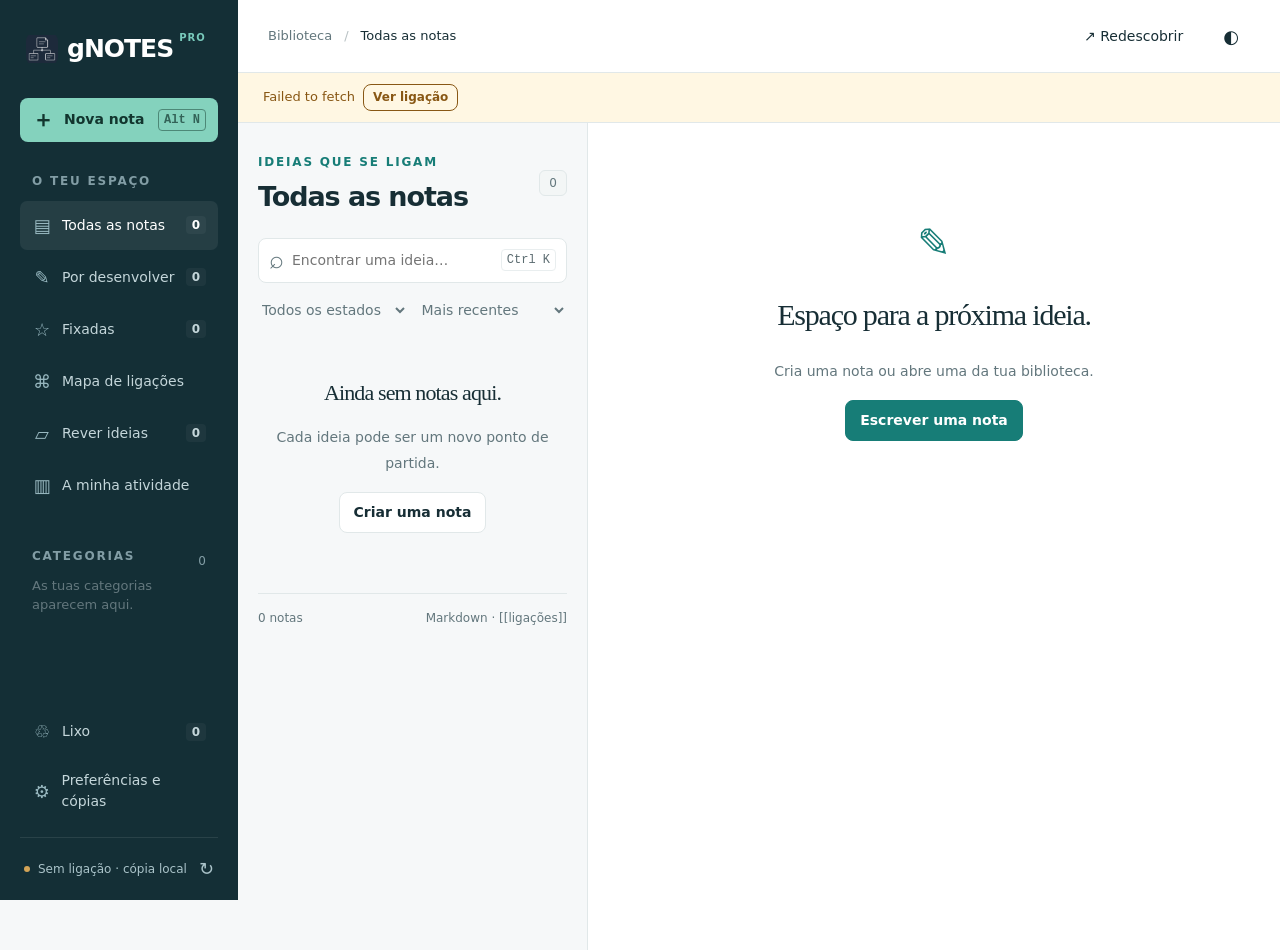
<file: index.html>
<!doctype html>
<html lang="pt-PT" data-theme="light">
<head>
  <meta charset="utf-8"><meta name="viewport" content="width=device-width, initial-scale=1">
  <meta name="theme-color" content="#142f36"><meta name="description" content="O teu espaço para escrever, ligar e revisitar ideias.">
  <title>gNOTES Pro — Biblioteca de ideias</title>
  <link rel="icon" href="logo_simplificado.png"><link rel="apple-touch-icon" href="logo_simplificado.png">
  <link rel="manifest" href="manifest.json"><link rel="stylesheet" href="styles.css">
  <script defer src="vendor/marked.js"></script><script defer src="vendor/purify.js"></script>
  <script defer src="vendor/jszip.js"></script><script defer src="vendor/docx.js"></script>
  <script defer src="core.js"></script><script defer src="metadata.js"></script><script defer src="app.js"></script>
</head>
<body>
  <a href="#reader" class="skip">Saltar para a nota</a>
  <div id="app" class="app">
    <aside class="sidebar" aria-label="Navegação principal">
      <a class="brand" href="./"><img src="logo_simplificado.png" alt=""><span>gNOTES<span class="pro">PRO</span></span></a>
      <button class="primary new-note" data-action="new"><span>＋</span> Nova nota <kbd>Alt N</kbd></button>
      <p class="nav-label">O TEU ESPAÇO</p>
      <nav id="navigation">
        <button class="nav-item active" data-view="all"><span class="nav-icon">▤</span> Todas as notas <span id="count-all" class="count">0</span></button>
        <button class="nav-item" data-view="drafts"><span class="nav-icon">✎</span> Por desenvolver <span id="count-drafts" class="count">0</span></button>
        <button class="nav-item" data-view="pinned"><span class="nav-icon">☆</span> Fixadas <span id="count-pinned" class="count">0</span></button>
        <button class="nav-item" data-view="graph"><span class="nav-icon">⌘</span> Mapa de ligações</button>
        <button class="nav-item" data-view="review"><span class="nav-icon">▱</span> Rever ideias <span id="count-review" class="count">0</span></button>
        <button class="nav-item" data-view="stats"><span class="nav-icon">▥</span> A minha atividade</button>
      </nav>
      <div class="category-head"><p class="nav-label">CATEGORIAS</p><span id="category-count"></span></div>
      <div id="categories" class="categories"></div>
      <div class="sidebar-bottom">
        <button class="nav-item" data-view="trash"><span class="nav-icon">♲</span> Lixo <span id="count-trash" class="count">0</span></button>
        <button class="nav-item" data-action="settings"><span class="nav-icon">⚙</span> Preferências e cópias</button>
        <button class="sync-indicator" data-action="sync" title="Verificar sincronização"><span id="sync-dot" class="sync-dot"></span><span id="sync-label">A abrir a biblioteca…</span><span>↻</span></button>
      </div>
    </aside>
    <div class="workspace">
      <header class="topbar"><button class="icon mobile-menu" data-action="menu" aria-label="Abrir navegação">☰</button><div class="breadcrumb">Biblioteca <span>/</span> <strong id="view-label">Todas as notas</strong></div><div class="top-actions"><button class="quiet" data-action="random">↗ Redescobrir</button><button class="icon" data-action="theme" aria-label="Mudar tema" title="Mudar tema">◐</button></div></header>
      <div id="demo-banner" class="notice" hidden>Estás a experimentar uma biblioteca de exemplo. As tuas notas não são alteradas. <a href="./">Abrir a minha biblioteca →</a></div>
      <div id="connection-banner" class="notice" hidden></div>
      <div id="draft-banner" class="notice" hidden></div>
      <div class="split" id="split">
        <section class="library" aria-label="Lista de notas">
          <div class="library-heading"><div><p class="eyebrow">IDEIAS QUE SE LIGAM</p><h1 id="library-title">Todas as notas</h1></div><span id="list-count" class="pill">0</span></div>
          <label class="search"><span aria-hidden="true">⌕</span><input id="search" type="search" placeholder="Encontrar uma ideia…" aria-label="Pesquisar notas"><kbd>Ctrl K</kbd></label>
          <div class="list-filters"><select id="status-filter" aria-label="Filtrar por estado"><option value="">Todos os estados</option><option>Rascunho</option><option>Concluída</option></select><select id="sort" aria-label="Ordenar notas"><option value="recent">Mais recentes</option><option value="title">Título A–Z</option><option value="quality">Maior IQR</option><option value="old">Mais antigas</option></select></div>
          <div id="note-list" class="note-list" aria-label="Resultados da pesquisa"></div>
          <div class="library-footer"><span id="result-label">A preparar as tuas notas</span><span>Markdown · [[ligações]]</span></div>
        </section>
        <main id="reader" class="reader" tabindex="-1"><div class="empty"><div class="empty-symbol">✎</div><h2>Espaço para a próxima ideia.</h2><p>Cria uma nota ou abre uma da tua biblioteca.</p><button class="primary" data-action="new">Escrever uma nota</button></div></main>
      </div>
      <main id="tool-view" class="tool-view" hidden></main>
    </div>
  </div>
  <dialog id="settings-dialog"><form method="dialog" class="dialog-heading"><h2>O teu espaço, à tua maneira.</h2><button class="icon" aria-label="Fechar preferências">✕</button></form><div class="dialog-body">
    <section><h3>Ligação ao Google Sheets</h3><p>Usa o endereço da aplicação Web do Apps Script atualizado.</p><label>Endereço da aplicação<input id="endpoint" type="url" placeholder="https://script.google.com/macros/s/…/exec"></label><button class="primary" data-action="connect">Guardar ligação e sincronizar</button><p id="connection-detail" class="muted"></p><a href="LEIA-ME.html" target="_blank" rel="noopener">Como instalar a nova versão →</a></section>
    <section><h3>Cópias e portabilidade</h3><p>A cópia completa inclui notas, lixo, rascunhos e alterações por enviar.</p><div class="button-row"><button data-action="backup">Descarregar cópia completa</button><button data-action="zip">Exportar para Obsidian</button><button data-action="import">Importar cópia JSON</button></div><input id="import-file" type="file" accept=".json,application/json" hidden></section>
    <section><h3>Capturar uma referência</h3><p>Guarda um endereço numa nova nota de leitura.</p><label>Endereço da referência<input id="capture-url" type="url" placeholder="https://…"></label><button data-action="capture">Criar nota a partir do endereço</button></section>
    <section><h3>Aparência</h3><div class="button-row"><button data-theme-choice="light">Claro</button><button data-theme-choice="dark">Escuro</button><button data-theme-choice="sepia">Sépia</button></div><p class="muted">Atalhos: Ctrl/Cmd K para pesquisar · Alt N para criar · Ctrl/Cmd S para guardar.</p></section>
  </div></dialog>
  <dialog id="confirm-dialog"><div class="dialog-body"><h2 id="confirm-title"></h2><p id="confirm-text"></p><div class="button-row"><button id="confirm-cancel">Cancelar</button><button id="confirm-ok" class="primary">Continuar</button></div></div></dialog>
  <dialog id="history-dialog"><form method="dialog" class="dialog-heading"><h2>Histórico da nota</h2><button class="icon" aria-label="Fechar histórico">✕</button></form><div id="history-content" class="dialog-body"></div></dialog>
  <div id="toast" class="toast" role="status" aria-live="polite" hidden></div>
</body></html>
</file>
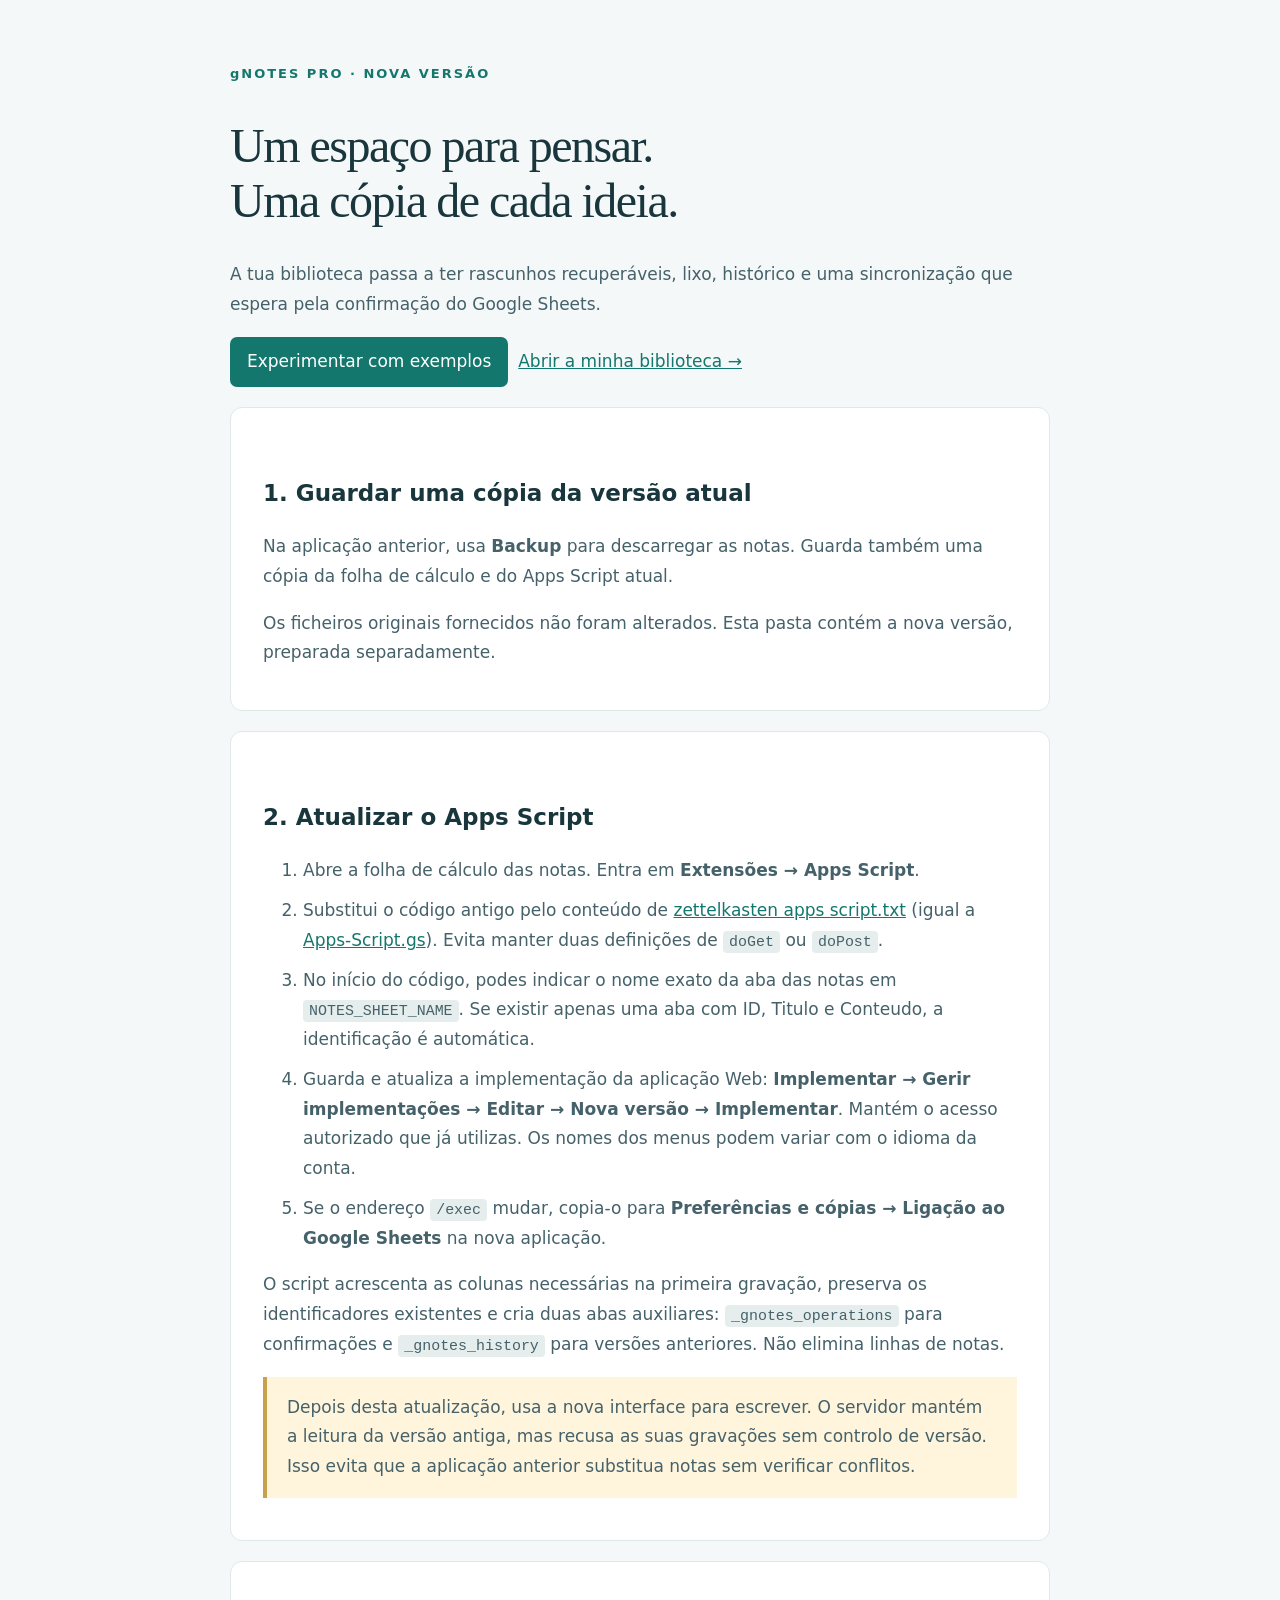
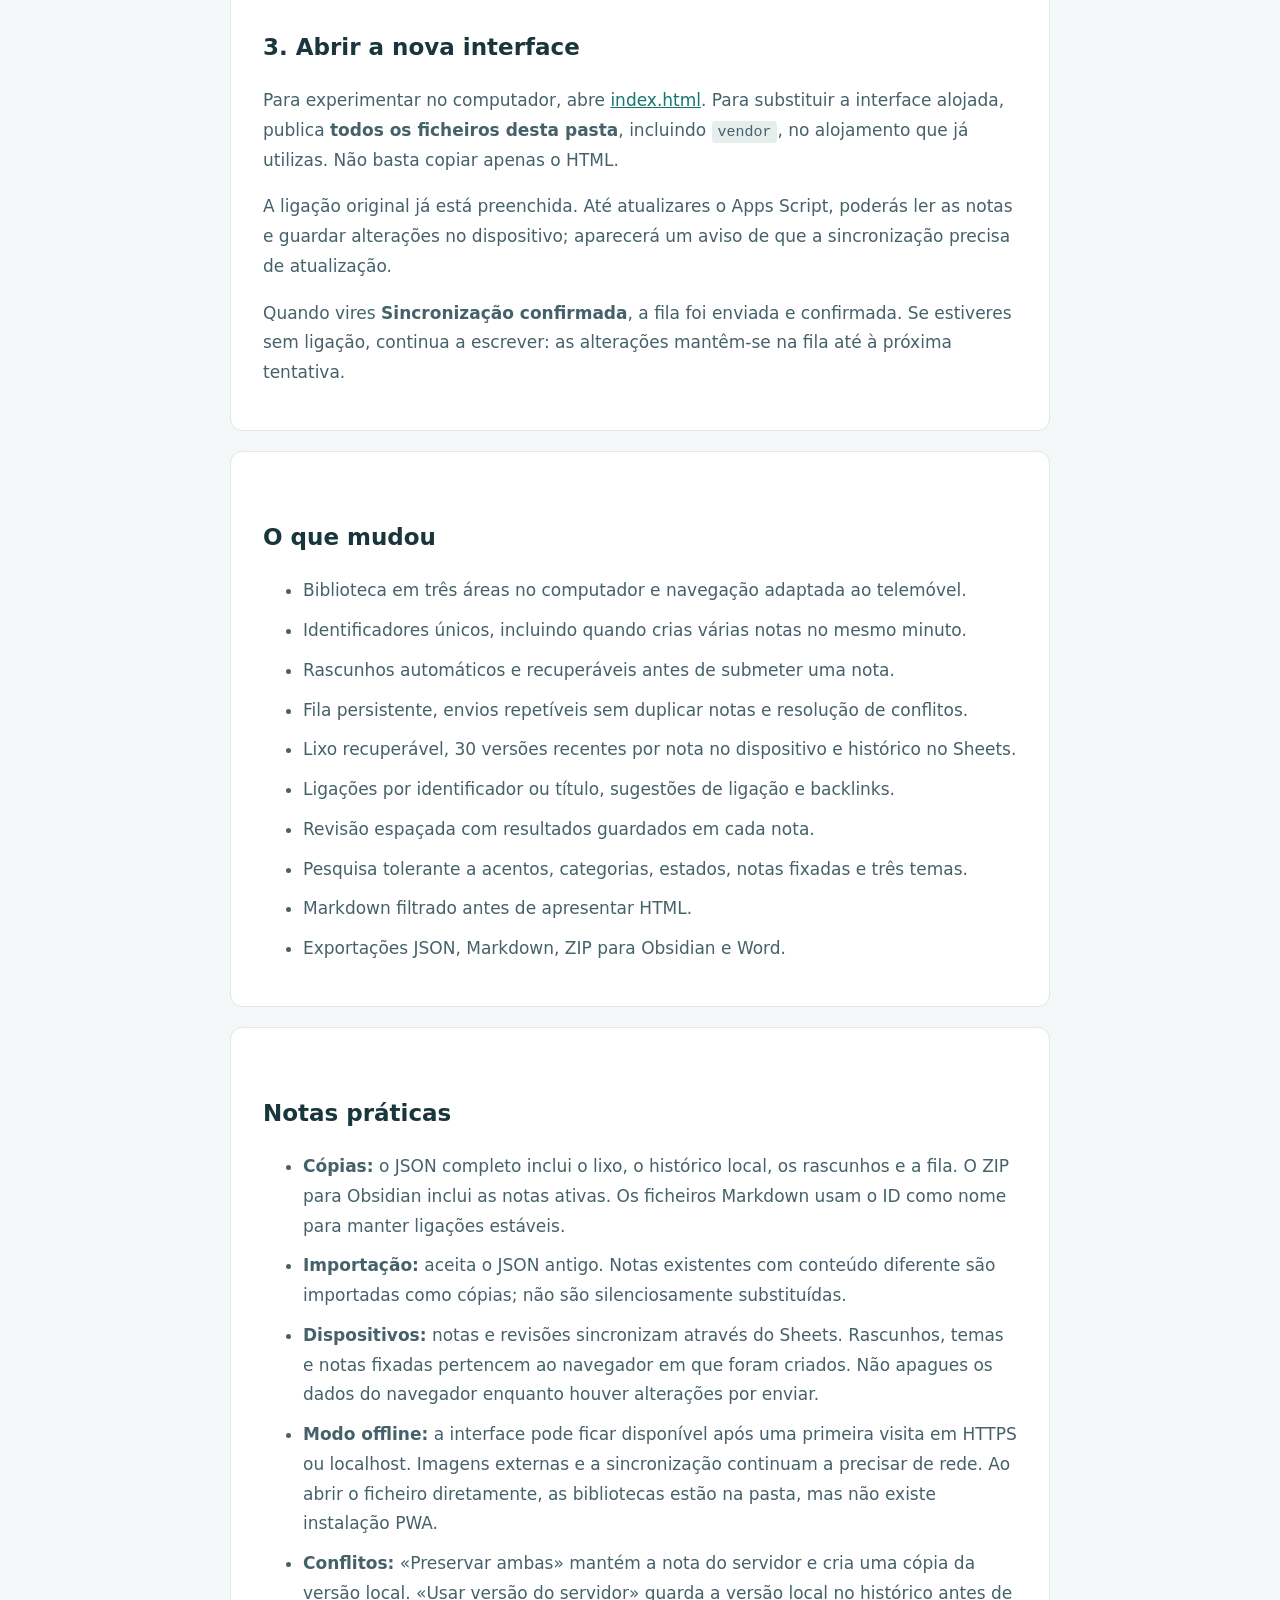
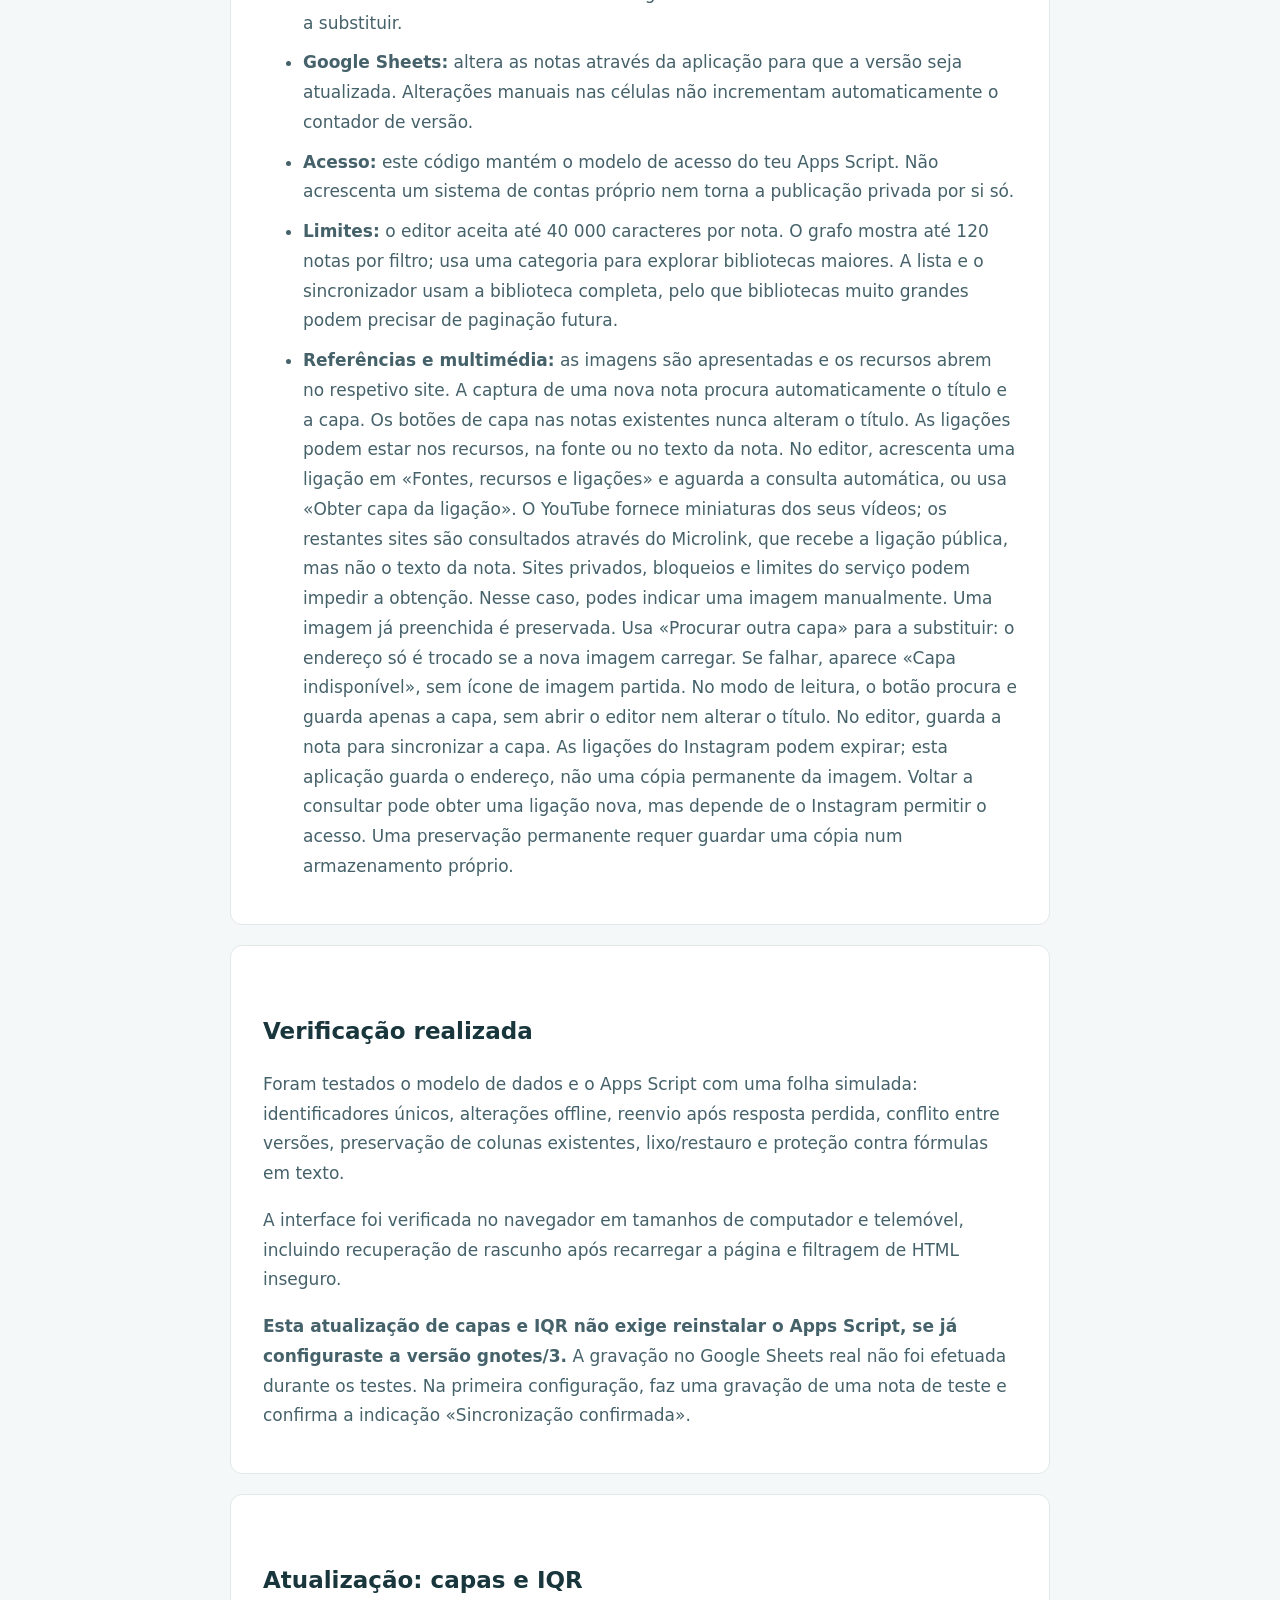
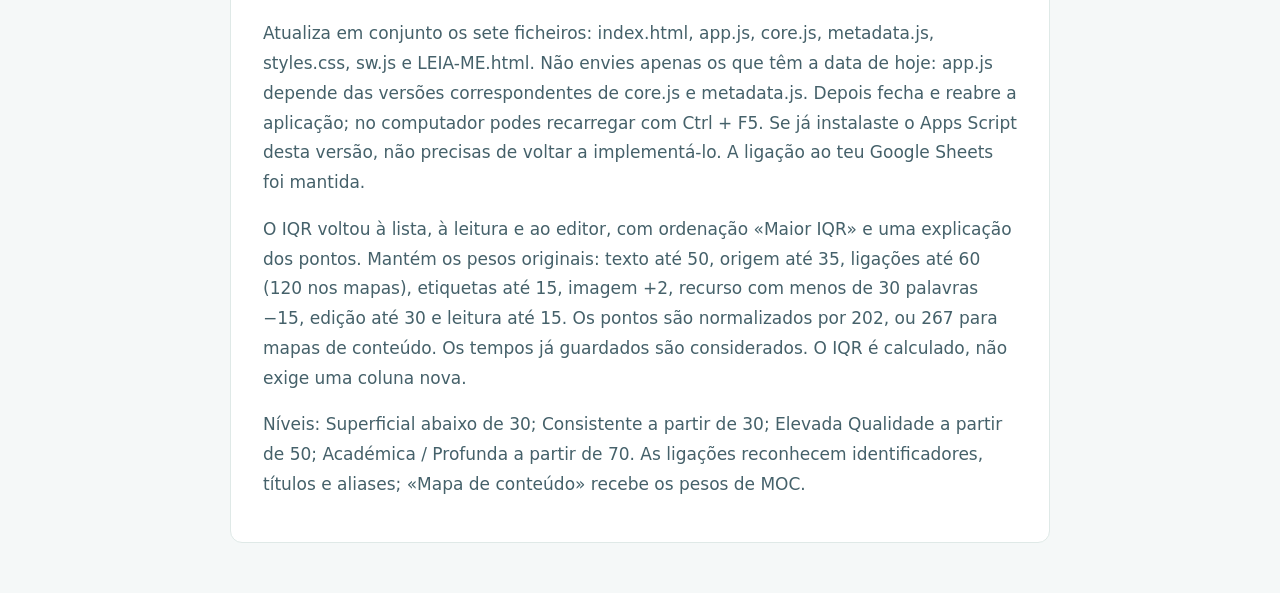
<file: LEIA-ME.html>
<!doctype html><html lang="pt-PT"><head><meta charset="utf-8"><meta name="viewport" content="width=device-width,initial-scale=1"><title>Começar — gNOTES Pro</title><link rel="icon" href="logo_simplificado.png"><style>body{font:17px/1.75 system-ui,sans-serif;color:#18363c;background:#f5f8f8;margin:0;padding:50px 24px}main{max-width:820px;margin:auto}h1{font:48px/1.15 Georgia,serif;letter-spacing:-1.5px}h2{font-size:23px;margin-top:40px}a{color:#14776d}p,li{color:#45616a}code{font-size:.88em;background:#e6eeed;padding:3px 6px;border-radius:4px}section{background:white;padding:25px 32px;border:1px solid #dfe9e7;border-radius:12px;margin-top:20px}.badge{color:#14776d;font-size:13px;letter-spacing:2px;font-weight:700}.notice{background:#fff5dd;border-left:4px solid #c8a24b;padding:16px 20px}li{margin:10px 0}.button{display:inline-block;background:#14776d;color:white;text-decoration:none;border-radius:7px;padding:10px 17px;margin-right:10px}</style></head><body><main>
<p class="badge">gNOTES PRO · NOVA VERSÃO</p><h1>Um espaço para pensar.<br>Uma cópia de cada ideia.</h1><p>A tua biblioteca passa a ter rascunhos recuperáveis, lixo, histórico e uma sincronização que espera pela confirmação do Google Sheets.</p><p><a class="button" href="index.html?demo=1">Experimentar com exemplos</a><a href="index.html">Abrir a minha biblioteca →</a></p>
<section><h2>1. Guardar uma cópia da versão atual</h2><p>Na aplicação anterior, usa <strong>Backup</strong> para descarregar as notas. Guarda também uma cópia da folha de cálculo e do Apps Script atual.</p><p>Os ficheiros originais fornecidos não foram alterados. Esta pasta contém a nova versão, preparada separadamente.</p></section>
<section><h2>2. Atualizar o Apps Script</h2><ol><li>Abre a folha de cálculo das notas. Entra em <strong>Extensões → Apps Script</strong>.</li><li>Substitui o código antigo pelo conteúdo de <a href="zettelkasten%20apps%20script.txt">zettelkasten apps script.txt</a> (igual a <a href="Apps-Script.gs">Apps-Script.gs</a>). Evita manter duas definições de <code>doGet</code> ou <code>doPost</code>.</li><li>No início do código, podes indicar o nome exato da aba das notas em <code>NOTES_SHEET_NAME</code>. Se existir apenas uma aba com ID, Titulo e Conteudo, a identificação é automática.</li><li>Guarda e atualiza a implementação da aplicação Web: <strong>Implementar → Gerir implementações → Editar → Nova versão → Implementar</strong>. Mantém o acesso autorizado que já utilizas. Os nomes dos menus podem variar com o idioma da conta.</li><li>Se o endereço <code>/exec</code> mudar, copia-o para <strong>Preferências e cópias → Ligação ao Google Sheets</strong> na nova aplicação.</li></ol><p>O script acrescenta as colunas necessárias na primeira gravação, preserva os identificadores existentes e cria duas abas auxiliares: <code>_gnotes_operations</code> para confirmações e <code>_gnotes_history</code> para versões anteriores. Não elimina linhas de notas.</p><p class="notice">Depois desta atualização, usa a nova interface para escrever. O servidor mantém a leitura da versão antiga, mas recusa as suas gravações sem controlo de versão. Isso evita que a aplicação anterior substitua notas sem verificar conflitos.</p></section>
<section><h2>3. Abrir a nova interface</h2><p>Para experimentar no computador, abre <a href="index.html">index.html</a>. Para substituir a interface alojada, publica <strong>todos os ficheiros desta pasta</strong>, incluindo <code>vendor</code>, no alojamento que já utilizas. Não basta copiar apenas o HTML.</p><p>A ligação original já está preenchida. Até atualizares o Apps Script, poderás ler as notas e guardar alterações no dispositivo; aparecerá um aviso de que a sincronização precisa de atualização.</p><p>Quando vires <strong>Sincronização confirmada</strong>, a fila foi enviada e confirmada. Se estiveres sem ligação, continua a escrever: as alterações mantêm-se na fila até à próxima tentativa.</p></section>
<section><h2>O que mudou</h2><ul><li>Biblioteca em três áreas no computador e navegação adaptada ao telemóvel.</li><li>Identificadores únicos, incluindo quando crias várias notas no mesmo minuto.</li><li>Rascunhos automáticos e recuperáveis antes de submeter uma nota.</li><li>Fila persistente, envios repetíveis sem duplicar notas e resolução de conflitos.</li><li>Lixo recuperável, 30 versões recentes por nota no dispositivo e histórico no Sheets.</li><li>Ligações por identificador ou título, sugestões de ligação e backlinks.</li><li>Revisão espaçada com resultados guardados em cada nota.</li><li>Pesquisa tolerante a acentos, categorias, estados, notas fixadas e três temas.</li><li>Markdown filtrado antes de apresentar HTML.</li><li>Exportações JSON, Markdown, ZIP para Obsidian e Word.</li></ul></section>
<section><h2>Notas práticas</h2><ul><li><strong>Cópias:</strong> o JSON completo inclui o lixo, o histórico local, os rascunhos e a fila. O ZIP para Obsidian inclui as notas ativas. Os ficheiros Markdown usam o ID como nome para manter ligações estáveis.</li><li><strong>Importação:</strong> aceita o JSON antigo. Notas existentes com conteúdo diferente são importadas como cópias; não são silenciosamente substituídas.</li><li><strong>Dispositivos:</strong> notas e revisões sincronizam através do Sheets. Rascunhos, temas e notas fixadas pertencem ao navegador em que foram criados. Não apagues os dados do navegador enquanto houver alterações por enviar.</li><li><strong>Modo offline:</strong> a interface pode ficar disponível após uma primeira visita em HTTPS ou localhost. Imagens externas e a sincronização continuam a precisar de rede. Ao abrir o ficheiro diretamente, as bibliotecas estão na pasta, mas não existe instalação PWA.</li><li><strong>Conflitos:</strong> «Preservar ambas» mantém a nota do servidor e cria uma cópia da versão local. «Usar versão do servidor» guarda a versão local no histórico antes de a substituir.</li><li><strong>Google Sheets:</strong> altera as notas através da aplicação para que a versão seja atualizada. Alterações manuais nas células não incrementam automaticamente o contador de versão.</li><li><strong>Acesso:</strong> este código mantém o modelo de acesso do teu Apps Script. Não acrescenta um sistema de contas próprio nem torna a publicação privada por si só.</li><li><strong>Limites:</strong> o editor aceita até 40 000 caracteres por nota. O grafo mostra até 120 notas por filtro; usa uma categoria para explorar bibliotecas maiores. A lista e o sincronizador usam a biblioteca completa, pelo que bibliotecas muito grandes podem precisar de paginação futura.</li><li><strong>Referências e multimédia:</strong> as imagens são apresentadas e os recursos abrem no respetivo site. A captura de uma nova nota procura automaticamente o título e a capa. Os botões de capa nas notas existentes nunca alteram o título. As ligações podem estar nos recursos, na fonte ou no texto da nota. No editor, acrescenta uma ligação em «Fontes, recursos e ligações» e aguarda a consulta automática, ou usa «Obter capa da ligação». O YouTube fornece miniaturas dos seus vídeos; os restantes sites são consultados através do Microlink, que recebe a ligação pública, mas não o texto da nota. Sites privados, bloqueios e limites do serviço podem impedir a obtenção. Nesse caso, podes indicar uma imagem manualmente. Uma imagem já preenchida é preservada. Usa «Procurar outra capa» para a substituir: o endereço só é trocado se a nova imagem carregar. Se falhar, aparece «Capa indisponível», sem ícone de imagem partida. No modo de leitura, o botão procura e guarda apenas a capa, sem abrir o editor nem alterar o título. No editor, guarda a nota para sincronizar a capa. As ligações do Instagram podem expirar; esta aplicação guarda o endereço, não uma cópia permanente da imagem. Voltar a consultar pode obter uma ligação nova, mas depende de o Instagram permitir o acesso. Uma preservação permanente requer guardar uma cópia num armazenamento próprio.</li></ul></section>
<section><h2>Verificação realizada</h2><p>Foram testados o modelo de dados e o Apps Script com uma folha simulada: identificadores únicos, alterações offline, reenvio após resposta perdida, conflito entre versões, preservação de colunas existentes, lixo/restauro e proteção contra fórmulas em texto.</p><p>A interface foi verificada no navegador em tamanhos de computador e telemóvel, incluindo recuperação de rascunho após recarregar a página e filtragem de HTML inseguro.</p><p><strong>Esta atualização de capas e IQR não exige reinstalar o Apps Script, se já configuraste a versão gnotes/3.</strong> A gravação no Google Sheets real não foi efetuada durante os testes. Na primeira configuração, faz uma gravação de uma nota de teste e confirma a indicação «Sincronização confirmada».</p></section>
<section><h2>Atualização: capas e IQR</h2><p>Atualiza em conjunto os sete ficheiros: index.html, app.js, core.js, metadata.js, styles.css, sw.js e LEIA-ME.html. Não envies apenas os que têm a data de hoje: app.js depende das versões correspondentes de core.js e metadata.js. Depois fecha e reabre a aplicação; no computador podes recarregar com Ctrl + F5. Se já instalaste o Apps Script desta versão, não precisas de voltar a implementá-lo. A ligação ao teu Google Sheets foi mantida.</p><p>O IQR voltou à lista, à leitura e ao editor, com ordenação «Maior IQR» e uma explicação dos pontos. Mantém os pesos originais: texto até 50, origem até 35, ligações até 60 (120 nos mapas), etiquetas até 15, imagem +2, recurso com menos de 30 palavras −15, edição até 30 e leitura até 15. Os pontos são normalizados por 202, ou 267 para mapas de conteúdo. Os tempos já guardados são considerados. O IQR é calculado, não exige uma coluna nova.</p><p>Níveis: Superficial abaixo de 30; Consistente a partir de 30; Elevada Qualidade a partir de 50; Académica / Profunda a partir de 70. As ligações reconhecem identificadores, títulos e aliases; «Mapa de conteúdo» recebe os pesos de MOC.</p></section></main></body></html>
</file>
<file: styles.css>
:root{color-scheme:light;--bg:#f6f8f9;--surface:#fff;--surface2:#f3f6f6;--text:#172e35;--muted:#63777d;--line:#e1e8e9;--accent:#177d77;--accent-soft:#e5f4f0;--sidebar:#142f36;--sidebar-text:#c4d6da;--warn:#885714;--warn-bg:#fff7e3;--danger:#b43d43;--shadow:0 20px 65px #09252d24}
html[data-theme=dark]{color-scheme:dark;--bg:#111f25;--surface:#17282f;--surface2:#1d3138;--text:#e1eef0;--muted:#a0b7bd;--line:#30454d;--accent:#73d5bd;--accent-soft:#213e39;--sidebar:#0d1c22;--sidebar-text:#bed1d8;--warn:#e8c373;--warn-bg:#3a3324;--danger:#ff959d}
html[data-theme=sepia]{color-scheme:light;--bg:#efe5d3;--surface:#fff8e9;--surface2:#f4ead7;--text:#493b2c;--muted:#796957;--line:#ddcfb7;--accent:#716333;--accent-soft:#eee7c7;--sidebar:#3b3529;--sidebar-text:#e5d8c0}
*{box-sizing:border-box}body{margin:0;font:16px/1.5 'Segoe UI',system-ui,sans-serif;background:var(--bg);color:var(--text)}button,input,select,textarea{font:inherit}button,a,input,textarea,select{touch-action:manipulation}button{cursor:pointer;border:1px solid var(--line);background:var(--surface);color:var(--text);border-radius:8px;padding:9px 14px;font-size:14px;font-weight:600;transition:background .15s,border-color .15s}button:hover{background:var(--surface2);border-color:var(--muted)}button:disabled{opacity:.5;cursor:wait}button:focus-visible,a:focus-visible,input:focus-visible,select:focus-visible,textarea:focus-visible{outline:3px solid #48b8a5;outline-offset:3px}a{color:var(--accent);text-underline-offset:3px}h1,h2,h3,p{margin-top:0}h1,h2{letter-spacing:-.04em}h1{font-size:27px;line-height:1.2;margin-bottom:0}h2{font-size:25px;line-height:1.3}h3{font-size:16px}p{margin-bottom:16px}input,select,textarea{color:var(--text);background:var(--surface);border:1px solid var(--line);border-radius:8px;padding:10px 12px;min-width:0;width:100%}textarea{resize:vertical}label{font-size:14px;font-weight:600;display:block}label input,label select,label textarea{margin-top:6px}small,.muted{color:var(--muted);font-size:13px}kbd{font:11px/1.5 inherit;border:1px solid var(--line);padding:1px 5px;border-radius:4px;white-space:nowrap;opacity:.7}hr{border:0;border-top:1px solid var(--line);margin:26px 0}[hidden]{display:none!important}.primary{background:var(--accent);border-color:var(--accent);color:#fff}.primary:hover{filter:brightness(.92);background:var(--accent);border-color:var(--accent)}html[data-theme=dark] .primary{color:#112c25}.quiet,.icon{border-color:transparent;background:transparent}.icon{padding:7px 10px;font-size:18px}.button-row{display:flex;gap:8px;flex-wrap:wrap}.app{display:flex;min-height:100vh}.sidebar{position:fixed;width:238px;height:100dvh;inset:0 auto 0 0;background:var(--sidebar);color:var(--sidebar-text);padding:30px 20px 18px;display:flex;flex-direction:column;z-index:10;overflow-y:auto}.brand{display:flex;align-items:center;gap:9px;color:#fff;text-decoration:none;font-size:25px;font-weight:650;letter-spacing:-1px;margin:0 6px 30px}.brand img{width:32px;height:32px;object-fit:contain;border-radius:8px}.pro{font-size:10px;letter-spacing:1px;vertical-align:top;margin-left:6px;color:#78c9bb}.new-note{display:flex;align-items:center;gap:10px;width:100%;background:#84d2bd;color:#12352e;border:0;padding:11px 12px;margin-bottom:30px}.new-note:hover{background:#9adcc9}.new-note kbd{margin-left:auto;font-size:10px;border-color:#36695a}.new-note span{font-size:22px;line-height:1}.nav-label{font-size:10px;letter-spacing:1.8px;font-weight:700;color:#829da5;margin:0 12px 11px}.nav-item{display:flex;align-items:center;gap:10px;width:100%;padding:11px 12px;border:0;border-radius:7px;background:transparent;color:var(--sidebar-text);text-align:left;font-size:14px;font-weight:450;margin-bottom:3px}.nav-item:hover{background:#ffffff0d;border:0}.nav-item.active{background:#ffffff12;color:#fff}.nav-icon{width:20px;text-align:center;font-size:18px;color:#99b9c1}.count{margin-left:auto;font-size:11px;font-weight:600;background:#ffffff0b;padding:0 6px;border-radius:4px}.category-head{display:flex;justify-content:space-between;align-items:center;margin-top:34px}.category-head>span{font-size:11px;color:#829da5;padding-right:12px}.categories{min-height:40px}.category-dot{width:7px;height:7px;border-radius:2px;background:#6bc4b1;flex:none}.categories .nav-item{font-size:13px}.sidebar-bottom{margin-top:auto;padding-top:30px}.sync-indicator{display:flex;align-items:center;gap:8px;background:transparent;border:0;border-top:1px solid #ffffff17;color:#aac3c9;border-radius:0;width:100%;text-align:left;font-size:11px;padding:17px 4px 0;margin-top:14px;font-weight:400}.sync-indicator:hover{background:transparent;border-color:#ffffff17}.sync-indicator>span:last-child{margin-left:auto;font-size:18px}.sync-dot{height:6px;width:6px;flex:none;border-radius:50%;background:#d3a457}.sync-dot.ready{background:#83cfb8}.workspace{margin-left:238px;width:calc(100% - 238px);min-width:0}.topbar{height:73px;border-bottom:1px solid var(--line);display:flex;align-items:center;justify-content:space-between;padding:0 30px;background:var(--surface)}.breadcrumb{font-size:13px;color:var(--muted);display:flex;gap:12px}.breadcrumb strong{font-weight:500;color:var(--text)}.breadcrumb span{opacity:.45}.top-actions{display:flex;align-items:center;gap:14px}.top-actions .quiet{font-size:12px;font-weight:500}.split{display:grid;grid-template-columns:minmax(285px,350px) minmax(0,1fr);min-height:calc(100dvh - 73px)}.library{border-right:1px solid var(--line);padding:30px 20px 15px;background:var(--bg);display:flex;flex-direction:column;min-width:0}.library-heading{display:flex;align-items:center;justify-content:space-between;gap:12px;margin-bottom:24px}.eyebrow{font-size:9px;font-weight:700;letter-spacing:1.8px;color:var(--accent);margin:0 0 10px}.pill{display:inline-block;padding:3px 9px;border-radius:6px;font-size:12px;color:var(--muted);background:var(--surface2);border:1px solid var(--line)}.search{display:flex;align-items:center;background:var(--surface);border:1px solid var(--line);border-radius:8px;padding:0 10px;gap:8px;font-weight:400}.search>span{font-size:25px;color:var(--muted)}.search input{border:0;padding:11px 0;margin:0;background:transparent;font-size:13px;outline-offset:0}.search kbd{font-size:9px}.list-filters{display:flex;gap:10px;margin:14px 0 21px}.list-filters select{font-size:11px;border:0;padding:4px 0;background:transparent;color:var(--muted)}.note-list{display:flex;flex-direction:column;gap:10px}.note-card{text-align:left;width:100%;padding:18px 16px;border:1px solid var(--line);border-radius:9px;background:var(--surface);font-weight:400;position:relative}.note-card:hover{border-color:#80bcb2;background:var(--surface)}.note-card.selected{border-color:var(--accent);box-shadow:inset 3px 0 0 var(--accent);background:var(--surface)}.card-meta{display:flex;align-items:center;justify-content:space-between;font-size:10px;color:var(--muted);gap:6px;margin-bottom:10px}.card-category{color:var(--accent);font-weight:600;letter-spacing:.2px}.note-card h2{font-size:17px;line-height:1.35;margin:0 0 9px;letter-spacing:-.025em;font-weight:650}.note-card p{font-size:12px;line-height:1.65;color:var(--muted);margin:0 0 15px;display:-webkit-box;-webkit-line-clamp:2;-webkit-box-orient:vertical;overflow:hidden}.card-bottom{display:flex;justify-content:space-between;align-items:center;gap:6px;font-size:10px;color:var(--muted)}.card-tag{color:var(--muted);font-size:10px}.state-label{display:inline-flex;align-items:center;gap:5px}.state-label:before{content:'';width:4px;height:4px;border-radius:50%;background:#a5b7b8}.state-label.draft:before{background:#d6a55e}.library-footer{margin-top:25px;padding-top:15px;border-top:1px solid var(--line);font-size:10px;color:var(--muted);display:flex;justify-content:space-between;gap:8px}.reader{background:var(--surface);min-width:0;position:relative}.reader-toolbar{padding:18px 26px;display:flex;justify-content:space-between;align-items:center;border-bottom:1px solid var(--line);gap:8px;flex-wrap:wrap}.reader-toolbar .button-row{gap:3px}.reader-toolbar button{font-size:12px;padding:6px 9px}.reader-toolbar .status{font-size:11px;color:var(--muted)}.reader-body{max-width:820px;margin:auto;padding:43px 46px 50px}.note-heading{font-family:Georgia,'Times New Roman',serif;font-size:38px;line-height:1.16;font-weight:400;letter-spacing:-1.3px;margin:18px 0}.note-metadata{display:flex;flex-wrap:wrap;gap:14px;color:var(--muted);font-size:11px;margin-bottom:27px}.note-type{font-size:10px;letter-spacing:1.2px;text-transform:uppercase;color:var(--accent);font-weight:650}.tags{display:flex;gap:6px;flex-wrap:wrap;margin-bottom:30px}.tag{font-size:11px;padding:3px 8px;background:var(--surface2);border:0;color:var(--muted);font-weight:400;border-radius:4px}.markdown{font-size:16px;line-height:1.85;overflow-wrap:anywhere}.markdown h1,.markdown h2,.markdown h3{font-family:inherit;font-weight:650;letter-spacing:-.025em;line-height:1.4;margin-top:28px;margin-bottom:12px}.markdown h1{font-size:27px}.markdown h2{font-size:21px}.markdown h3{font-size:18px}.markdown p{margin-bottom:18px}.markdown ul,.markdown ol{padding-left:23px}.markdown li{padding-left:3px;margin:5px 0}.markdown blockquote{border-left:3px solid var(--accent);padding:9px 18px;margin:22px 0;color:var(--muted);background:var(--surface2)}.markdown blockquote p:last-child{margin:0}.markdown pre{background:var(--surface2);padding:15px;overflow:auto;border-radius:7px}.markdown code{font-size:.85em;background:var(--surface2);padding:2px 4px;border-radius:3px}.markdown img{max-width:100%;border-radius:8px}.markdown table{display:block;overflow:auto;border-collapse:collapse}.markdown td,.markdown th{padding:8px;border:1px solid var(--line)}.wikilink{display:inline;color:var(--accent);background:var(--accent-soft);font-size:inherit;border:0;padding:1px 5px;border-radius:3px;cursor:pointer;text-decoration:none;font-weight:500}.wikilink.broken{color:var(--warn);background:var(--warn-bg);text-decoration:underline dotted}.connections{margin-top:38px;padding-top:25px;border-top:1px solid var(--line)}.section-label{display:flex;align-items:center;gap:10px;text-transform:uppercase;letter-spacing:1.2px;font-size:10px;font-weight:700;color:var(--muted);margin-bottom:15px}.link-card{display:block;width:100%;text-align:left;border:1px solid var(--line);padding:12px 14px;margin-bottom:9px;border-radius:7px;font-size:13px;font-weight:500;background:var(--surface)}.link-card small{display:block;font-weight:400;margin-top:5px;font-size:11px;line-height:1.6}.suggested{background:var(--surface2);border:1px dashed var(--line)}.source{font-size:13px;padding:16px;background:var(--surface2);border-radius:7px;margin-top:22px;overflow-wrap:anywhere}.source a{display:block;margin-top:7px}.cover{max-width:100%;max-height:230px;object-fit:cover;border-radius:8px;margin-bottom:22px}.empty{text-align:center;padding:90px 35px;color:var(--muted);margin:auto;max-width:500px}.empty h2{color:var(--text);font-family:Georgia,serif;font-weight:400;font-size:30px}.empty p{font-size:14px;line-height:1.8}.empty-symbol{font-size:40px;color:var(--accent);margin-bottom:22px}.note-list .empty{padding:35px 10px}.note-list .empty h2{font-size:22px}.notice{background:var(--warn-bg);color:var(--warn);padding:11px 25px;font-size:13px;border-bottom:1px solid var(--line);line-height:1.6}.notice button{padding:3px 9px;margin-left:8px;font-size:12px;color:inherit;background:transparent;border-color:currentColor}.notice a{color:inherit;margin-left:8px}.editor{padding:25px 36px 40px;max-width:900px;margin:auto}.editor-title{border:0;border-bottom:1px solid var(--line);border-radius:0;font-family:Georgia,serif;font-size:30px;padding:15px 0;margin-bottom:23px}.editor-content{min-height:340px;border:0;border-radius:0;padding:15px 0;line-height:1.8;font-size:16px}.editor-tools{display:flex;gap:4px;flex-wrap:wrap;border-block:1px solid var(--line);padding:8px 0;align-items:center}.editor-tools button{border:0;padding:5px 8px;font-size:12px}.editor-tools small{margin-left:auto;font-size:11px}.metadata-grid{display:grid;grid-template-columns:1fr 1fr;gap:16px}.metadata-grid label{font-size:12px;color:var(--muted)}.metadata-grid input,.metadata-grid select,.metadata-grid textarea{font-size:14px}.metadata-grid .wide{grid-column:1/-1}.editor details{border-top:1px solid var(--line);padding-top:20px;margin-top:20px}.editor summary{font-weight:600;font-size:14px;cursor:pointer;margin-bottom:15px}.editor-footer{display:flex;align-items:center;gap:12px;flex-wrap:wrap;margin-top:25px}.editor-footer small{font-size:12px}.autocomplete{display:flex;gap:6px;flex-wrap:wrap;padding:10px 0}.autocomplete button{font-size:12px}.tool-view{padding:35px;max-width:1400px;margin:auto}.tool-heading{display:flex;justify-content:space-between;align-items:center;gap:15px;margin-bottom:30px;flex-wrap:wrap}.tool-heading h1{margin-bottom:8px}.tool-heading p{font-size:14px;color:var(--muted);margin:0}.graph-canvas{width:100%;height:560px;border:1px solid var(--line);background:var(--surface);border-radius:12px}.graph-canvas text{fill:var(--text);font:12px 'Segoe UI',sans-serif;pointer-events:none}.graph-canvas line{stroke:var(--line);stroke-width:2}.graph-canvas .graph-node{cursor:pointer;outline:none}.graph-canvas .graph-node circle{fill:var(--accent);stroke:var(--surface);stroke-width:3}.graph-canvas .graph-node:hover circle,.graph-canvas .graph-node:focus circle{stroke:var(--text);stroke-width:4}.stat-grid{display:grid;grid-template-columns:repeat(4,1fr);gap:16px;margin:25px 0}.stat{border:1px solid var(--line);border-radius:10px;padding:22px;background:var(--surface)}.stat strong{display:block;font-size:36px;letter-spacing:-1px}.stat span{font-size:13px;color:var(--muted)}.heatmap{display:flex;gap:5px;flex-wrap:wrap;max-width:710px;margin:20px 0 30px}.heatmap span{width:17px;height:17px;border-radius:3px;background:var(--line)}.heatmap span.used{background:var(--accent)}.review-card{max-width:740px;background:var(--surface);border:1px solid var(--line);padding:38px;border-radius:12px;margin:20px auto;min-height:350px}.review-card h2{font-family:Georgia,serif;font-size:30px;font-weight:400;line-height:1.5}.review-card .button-row{margin-top:30px}.review-progress{font-size:13px;color:var(--muted);margin-bottom:24px}.conflict-box{padding:18px;background:var(--warn-bg);border:1px solid var(--warn);border-radius:8px;margin-bottom:22px;font-size:14px}.conflict-box p{margin-bottom:10px}.danger{color:var(--danger)}dialog{color:var(--text);background:var(--surface);border:1px solid var(--line);border-radius:14px;box-shadow:var(--shadow);max-width:660px;width:calc(100% - 32px);padding:0;max-height:90dvh}dialog::backdrop{background:#0b262c80;backdrop-filter:blur(3px)}.dialog-heading{display:flex;justify-content:space-between;align-items:center;padding:22px 25px;border-bottom:1px solid var(--line);margin:0}.dialog-heading h2{font-size:22px;margin:0}.dialog-body{padding:25px}.dialog-body section+section{border-top:1px solid var(--line);margin-top:25px;padding-top:25px}.dialog-body p{font-size:14px;color:var(--muted)}.dialog-body label{margin-bottom:14px}.dialog-body h3{margin-bottom:8px}.dialog-body a{font-size:13px}.dialog-body .button-row button{font-size:12px}.toast{position:fixed;bottom:24px;left:50%;transform:translateX(-50%);background:var(--sidebar);color:#fff;padding:13px 23px;border-radius:9px;max-width:min(620px,90vw);box-shadow:var(--shadow);font-size:14px;z-index:100}.skip{position:fixed;top:-100px;left:10px;z-index:200;background:var(--surface);padding:12px}.skip:focus{top:10px}.mobile-menu,.back-list{display:none}.zen .sidebar,.zen .library,.zen .topbar{display:none}.zen .workspace{margin:0;width:100%}.zen .split{grid-template-columns:1fr}.zen .reader-body{max-width:850px;padding-top:65px}.zen .reader{min-height:100vh}mark{background:#f6d789;color:#302619;border-radius:2px}.history-entry{border-top:1px solid var(--line);padding:15px 0}.history-entry pre{font:13px/1.7 inherit;white-space:pre-wrap;max-height:180px;overflow:auto;background:var(--surface2);padding:10px}
@media(min-width:1450px){.sidebar{width:255px;padding-inline:24px}.workspace{margin-left:255px;width:calc(100% - 255px)}.split{grid-template-columns:380px minmax(0,1fr)}.library{padding-inline:25px}.reader-body{padding-inline:60px}}
@media(max-width:1150px){.sidebar{width:210px;padding-inline:14px}.workspace{margin-left:210px;width:calc(100% - 210px)}.split{grid-template-columns:290px minmax(0,1fr)}.reader-body{padding:30px 26px}.note-heading{font-size:32px}.reader-toolbar{padding:14px}.topbar{padding:0 20px}.library{padding-inline:15px}.search kbd{display:none}.editor{padding:20px}.stat-grid{grid-template-columns:1fr 1fr}}
@media(max-width:900px){.sidebar{transform:translateX(-100%);width:240px;box-shadow:var(--shadow)}.menu-open .sidebar{transform:none}.workspace{margin-left:0;width:100%}.mobile-menu{display:inline-block}.topbar{height:63px;gap:10px}.breadcrumb{margin-right:auto}.top-actions{gap:4px}.split{min-height:calc(100dvh - 63px);grid-template-columns:285px minmax(0,1fr)}.reader-body{padding-inline:25px}.top-actions .quiet{font-size:11px}}
@media(max-width:650px){.split{display:block}.library{border-right:0;min-height:calc(100dvh - 63px);padding:25px 20px}.reader{display:none}.note-open .library{display:none}.note-open .reader{display:block;min-height:calc(100dvh - 63px)}.back-list{display:inline-block}.reader-body{padding:28px 24px}.note-heading{font-size:34px}.reader-toolbar{padding:12px 16px}.top-actions .quiet{display:none}.breadcrumb{font-size:12px;gap:7px}.notice{padding:12px 20px}.library-heading{margin-bottom:20px}.note-card{padding:20px}.note-card h2{font-size:19px}.note-card p{font-size:14px}.card-meta,.card-bottom,.card-tag{font-size:12px}.list-filters select{font-size:13px}.search input{font-size:16px}.library-footer{font-size:11px}.tool-view{padding:25px 20px}.stat-grid{gap:10px}.stat{padding:16px}.stat strong{font-size:29px}.review-card{padding:24px}.graph-canvas{height:420px}.metadata-grid{grid-template-columns:1fr}.metadata-grid .wide{grid-column:auto}.editor{padding:20px}.dialog-heading{padding:18px}.dialog-body{padding:20px}.zen .reader{display:block}}
/* Comfortable controls and metadata at all viewport sizes. */
.topbar{position:sticky;top:0;z-index:8}.note-heading,.note-card h2{overflow-wrap:anywhere}.sidebar .nav-item>span:not(.count):not(.nav-icon):not(.category-dot){overflow-wrap:anywhere}.sidebar .count{flex-shrink:0}
@media(min-width:901px){.library{position:sticky;top:73px;max-height:calc(100dvh - 73px);overflow-y:auto}}
.nav-label,.eyebrow,.section-label,.note-type{font-size:12px}.card-meta,.card-bottom,.card-tag,.note-metadata,.reader-toolbar .status,.library-footer,.sync-indicator,.category-head>span,.count,.search kbd,.new-note kbd{font-size:12px}.note-card p,.search input,.list-filters select,.reader-toolbar button,.editor-tools button,.metadata-grid label,.tag,.top-actions .quiet,.categories .nav-item{font-size:14px}.link-card small,.editor-tools small{font-size:12px}.reader-toolbar .status{line-height:1.5}.note-card h2{font-size:18px}.split{align-items:start}.library,.reader{min-height:calc(100dvh - 73px)}
@media(prefers-reduced-motion:reduce){*{scroll-behavior:auto!important;transition:none!important}}
/* Covers and original quality index. */
.card-cover{display:block;width:100%;height:120px;object-fit:cover;border-radius:8px;margin:12px 0}.quality-badge{display:inline-block;font-size:12px;padding:5px 8px;border:1px solid currentColor;border-radius:7px;margin:6px 0;line-height:1.5}.quality-1{color:#987119}.quality-2{color:#7963bc}.quality-3{color:#338e72}.quality-panel{margin:12px 0}.quality-panel summary{cursor:pointer}.quality-panel p,.quality-panel small{font-size:12px}.quality-parts{display:flex;flex-wrap:wrap;gap:8px 16px;margin:8px 0}.quality-parts span{font-size:12px}.cover-controls{display:flex;flex-wrap:wrap;gap:10px;align-items:center;margin:16px 0}.cover-controls small{flex:1;min-width:180px;font-size:12px}#cover-preview{width:100%}.cover-controls .cover{max-height:150px}img.cover[hidden],img.card-cover[hidden]{display:none}
/* A failed remote cover never leaves a broken-image icon or a tall empty slot. */
.cover-frame{display:block;margin:12px 0}.cover-frame img{display:none}.cover-frame.cover-ready img{display:block}.cover-message{display:block;padding:10px 12px;font-size:12px;border:1px dashed currentColor;border-radius:8px;opacity:.75}.cover-ready .cover-message{display:none}.cover-small.cover-failed{margin:4px 0}.cover-small.cover-failed .cover-message{border:0;padding:0}.cover-frame .card-cover{margin:0}.cover-frame .cover{margin:0;max-width:100%}
</file>
